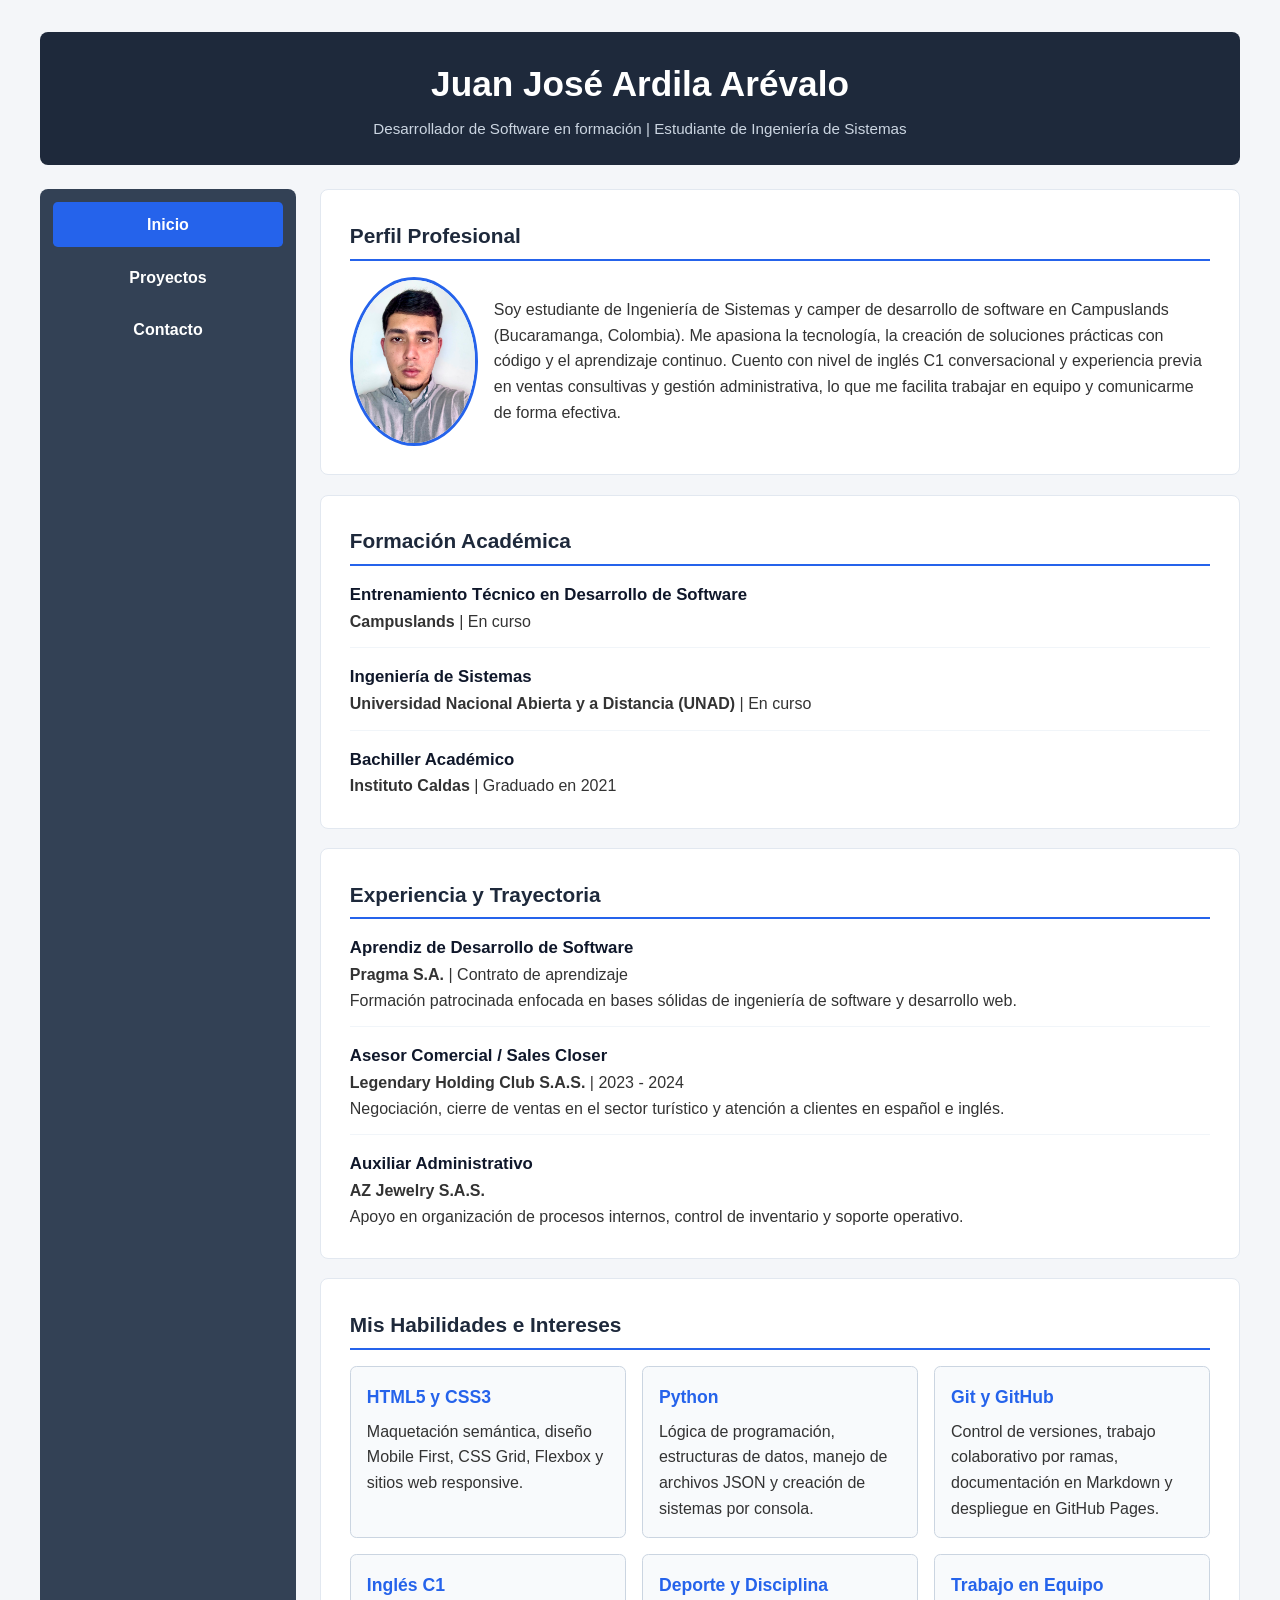
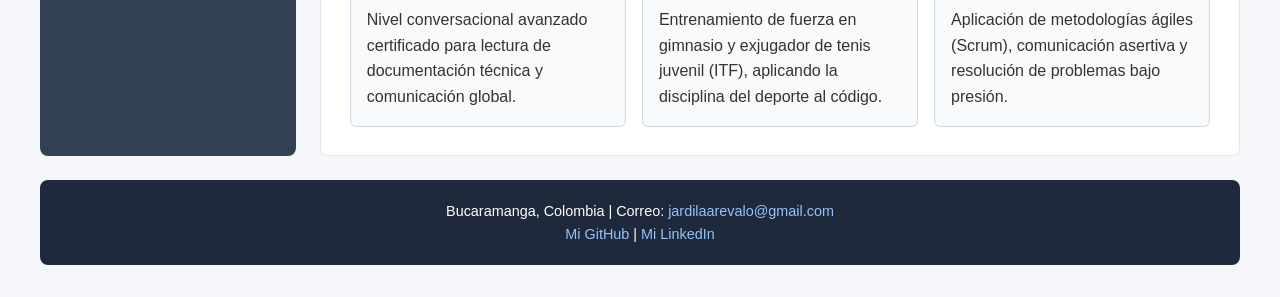
<file: index.html>
<!DOCTYPE html>
<html lang="es">
<head>
    <meta charset="UTF-8">
    <!-- R1: Etiqueta viewport para diseño responsive en dispositivos reales -->
    <meta name="viewport" content="width=device-width, initial-scale=1.0">
    <title>Hoja de Vida - Juan José Ardila</title>
    <!-- R9: Enlace al único archivo CSS con ruta relativa -->
    <link rel="stylesheet" href="styles.css">
</head>
<body>

    <div class="contenedor-grid">
        <!-- Área: cabecera -->
        <header class="cabecera">
            <h1>Juan José Ardila Arévalo</h1>
            <p class="subtitulo">Desarrollador de Software en formación | Estudiante de Ingeniería de Sistemas</p>
        </header>

        <!-- Área: menu (R8 y R9: Menú igual en todas las páginas con rutas relativas) -->
        <nav class="menu">
            <ul>
                <li><a href="index.html" class="activo">Inicio</a></li>
                <li><a href="proyectos.html">Proyectos</a></li>
                <li><a href="contacto.html">Contacto</a></li>
            </ul>
        </nav>

        <!-- Área: principal -->
        <main class="principal">
            <section class="bloque perfil">
                <h2>Perfil Profesional</h2>
                <div class="perfil-contenido">
                    <!-- R7 y R9: Imagen responsive con ruta relativa y texto alternativo (alt) -->
                    <img src="img/avatar.jpeg" alt="Avatar de Juan José Ardila" class="foto-perfil">
                    <p>
                        Soy estudiante de Ingeniería de Sistemas y camper de desarrollo de software en Campuslands (Bucaramanga, Colombia). 
                        Me apasiona la tecnología, la creación de soluciones prácticas con código y el aprendizaje continuo. 
                        Cuento con nivel de inglés C1 conversacional y experiencia previa en ventas consultivas y gestión administrativa, 
                        lo que me facilita trabajar en equipo y comunicarme de forma efectiva.
                    </p>
                </div>
            </section>

            <section class="bloque">
                <h2>Formación Académica</h2>
                <div class="item-lista">
                    <h3>Entrenamiento Técnico en Desarrollo de Software</h3>
                    <p><strong>Campuslands</strong> | En curso</p>
                </div>
                <div class="item-lista">
                    <h3>Ingeniería de Sistemas</h3>
                    <p><strong>Universidad Nacional Abierta y a Distancia (UNAD)</strong> | En curso</p>
                </div>
                <div class="item-lista">
                    <h3>Bachiller Académico</h3>
                    <p><strong>Instituto Caldas</strong> | Graduado en 2021</p>
                </div>
            </section>

            <section class="bloque">
                <h2>Experiencia y Trayectoria</h2>
                <div class="item-lista">
                    <h3>Aprendiz de Desarrollo de Software</h3>
                    <p><strong>Pragma S.A.</strong> | Contrato de aprendizaje</p>
                    <p>Formación patrocinada enfocada en bases sólidas de ingeniería de software y desarrollo web.</p>
                </div>
                <div class="item-lista">
                    <h3>Asesor Comercial / Sales Closer</h3>
                    <p><strong>Legendary Holding Club S.A.S.</strong> | 2023 - 2024</p>
                    <p>Negociación, cierre de ventas en el sector turístico y atención a clientes en español e inglés.</p>
                </div>
                <div class="item-lista">
                    <h3>Auxiliar Administrativo</h3>
                    <p><strong>AZ Jewelry S.A.S.</strong></p>
                    <p>Apoyo en organización de procesos internos, control de inventario y soporte operativo.</p>
                </div>
            </section>

            <!-- R5: Sección en tarjetas usando Grid con repeat y minmax -->
            <section class="bloque">
                <h2>Mis Habilidades e Intereses</h2>
                <div class="contenedor-tarjetas">
                    <article class="tarjeta">
                        <h3>HTML5 y CSS3</h3>
                        <p>Maquetación semántica, diseño Mobile First, CSS Grid, Flexbox y sitios web responsive.</p>
                    </article>
                    <article class="tarjeta">
                        <h3>Python</h3>
                        <p>Lógica de programación, estructuras de datos, manejo de archivos JSON y creación de sistemas por consola.</p>
                    </article>
                    <article class="tarjeta">
                        <h3>Git y GitHub</h3>
                        <p>Control de versiones, trabajo colaborativo por ramas, documentación en Markdown y despliegue en GitHub Pages.</p>
                    </article>
                    <article class="tarjeta">
                        <h3>Inglés C1</h3>
                        <p>Nivel conversacional avanzado certificado para lectura de documentación técnica y comunicación global.</p>
                    </article>
                    <article class="tarjeta">
                        <h3>Deporte y Disciplina</h3>
                        <p>Entrenamiento de fuerza en gimnasio y exjugador de tenis juvenil (ITF), aplicando la disciplina del deporte al código.</p>
                    </article>
                    <article class="tarjeta">
                        <h3>Trabajo en Equipo</h3>
                        <p>Aplicación de metodologías ágiles (Scrum), comunicación asertiva y resolución de problemas bajo presión.</p>
                    </article>
                </div>
            </section>
        </main>

        <!-- Área: pie -->
        <footer class="pie">
            <p>Bucaramanga, Colombia | Correo: <a href="mailto:jardilaarevalo@gmail.com">jardilaarevalo@gmail.com</a></p>
            <p>
                <!-- R10: Enlaces externos con target="_blank" -->
                <a href="https://github.com/JuanJArdilaA" target="_blank" rel="noopener noreferrer">Mi GitHub</a> |
                <a href="https://www.linkedin.com/in/juanjoseardilaarevalo/" target="_blank" rel="noopener noreferrer">Mi LinkedIn</a>
            </p>
        </footer>
    </div>

</body>
</html>
</file>
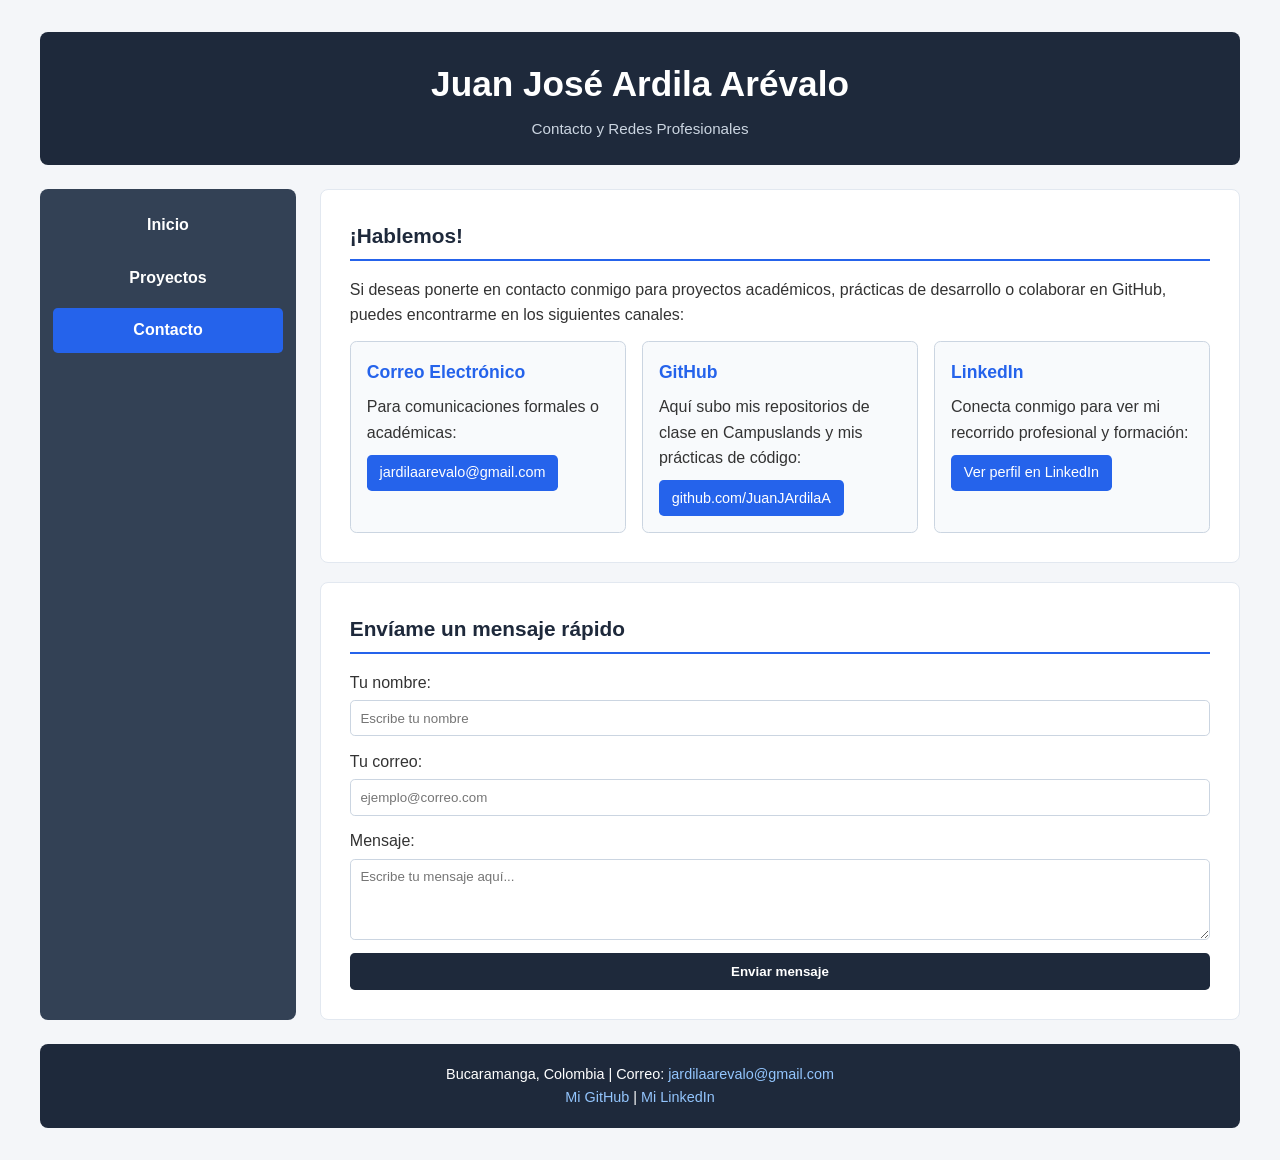
<file: contacto.html>
<!DOCTYPE html>
<html lang="es">
<head>
    <meta charset="UTF-8">
    <!-- R1: Etiqueta viewport para diseño responsive -->
    <meta name="viewport" content="width=device-width, initial-scale=1.0">
    <title>Contacto - Juan José Ardila</title>
    <!-- R9: Ruta relativa al CSS -->
    <link rel="stylesheet" href="styles.css">
</head>
<body>

    <div class="contenedor-grid">
        <header class="cabecera">
            <h1>Juan José Ardila Arévalo</h1>
            <p class="subtitulo">Contacto y Redes Profesionales</p>
        </header>

        <!-- R8 y R9: Mismo menú de navegación con rutas relativas -->
        <nav class="menu">
            <ul>
                <li><a href="index.html">Inicio</a></li>
                <li><a href="proyectos.html">Proyectos</a></li>
                <li><a href="contacto.html" class="activo">Contacto</a></li>
            </ul>
        </nav>

        <main class="principal">
            <section class="bloque">
                <h2>¡Hablemos!</h2>
                <p>Si deseas ponerte en contacto conmigo para proyectos académicos, prácticas de desarrollo o colaborar en GitHub, puedes encontrarme en los siguientes canales:</p>

                <!-- R5: Tarjetas para los canales de contacto -->
                <div class="contenedor-tarjetas">
                    <article class="tarjeta">
                        <h3>Correo Electrónico</h3>
                        <p>Para comunicaciones formales o académicas:</p>
                        <p><a href="mailto:jardilaarevalo@gmail.com" class="boton-link">jardilaarevalo@gmail.com</a></p>
                    </article>

                    <article class="tarjeta">
                        <h3>GitHub</h3>
                        <p>Aquí subo mis repositorios de clase en Campuslands y mis prácticas de código:</p>
                        <!-- R10: Enlace externo con target="_blank" -->
                        <p><a href="https://github.com/JuanJArdilaA" target="_blank" rel="noopener noreferrer" class="boton-link">github.com/JuanJArdilaA</a></p>
                    </article>

                    <article class="tarjeta">
                        <h3>LinkedIn</h3>
                        <p>Conecta conmigo para ver mi recorrido profesional y formación:</p>
                        <!-- R10: Enlace externo con target="_blank" -->
                        <p><a href="https://www.linkedin.com/in/juanjoseardilaarevalo/" target="_blank" rel="noopener noreferrer" class="boton-link">Ver perfil en LinkedIn</a></p>
                    </article>
                </div>
            </section>

            <section class="bloque">
                <h2>Envíame un mensaje rápido</h2>
                <form action="#" method="get" class="formulario">
                    <div class="campo">
                        <label for="nombre">Tu nombre:</label>
                        <input type="text" id="nombre" name="nombre" placeholder="Escribe tu nombre" required>
                    </div>
                    <div class="campo">
                        <label for="correo">Tu correo:</label>
                        <input type="email" id="correo" name="correo" placeholder="ejemplo@correo.com" required>
                    </div>
                    <div class="campo">
                        <label for="mensaje">Mensaje:</label>
                        <textarea id="mensaje" name="mensaje" rows="4" placeholder="Escribe tu mensaje aquí..." required></textarea>
                    </div>
                    <button type="submit" class="boton-enviar">Enviar mensaje</button>
                </form>
            </section>
        </main>

        <footer class="pie">
            <p>Bucaramanga, Colombia | Correo: <a href="mailto:jardilaarevalo@gmail.com">jardilaarevalo@gmail.com</a></p>
            <p>
                <!-- R10: Enlaces externos con target="_blank" -->
                <a href="https://github.com/JuanJArdilaA" target="_blank" rel="noopener noreferrer">Mi GitHub</a> |
                <a href="https://www.linkedin.com/in/juanjoseardilaarevalo/" target="_blank" rel="noopener noreferrer">Mi LinkedIn</a>
            </p>
        </footer>
    </div>

</body>
</html>
</file>
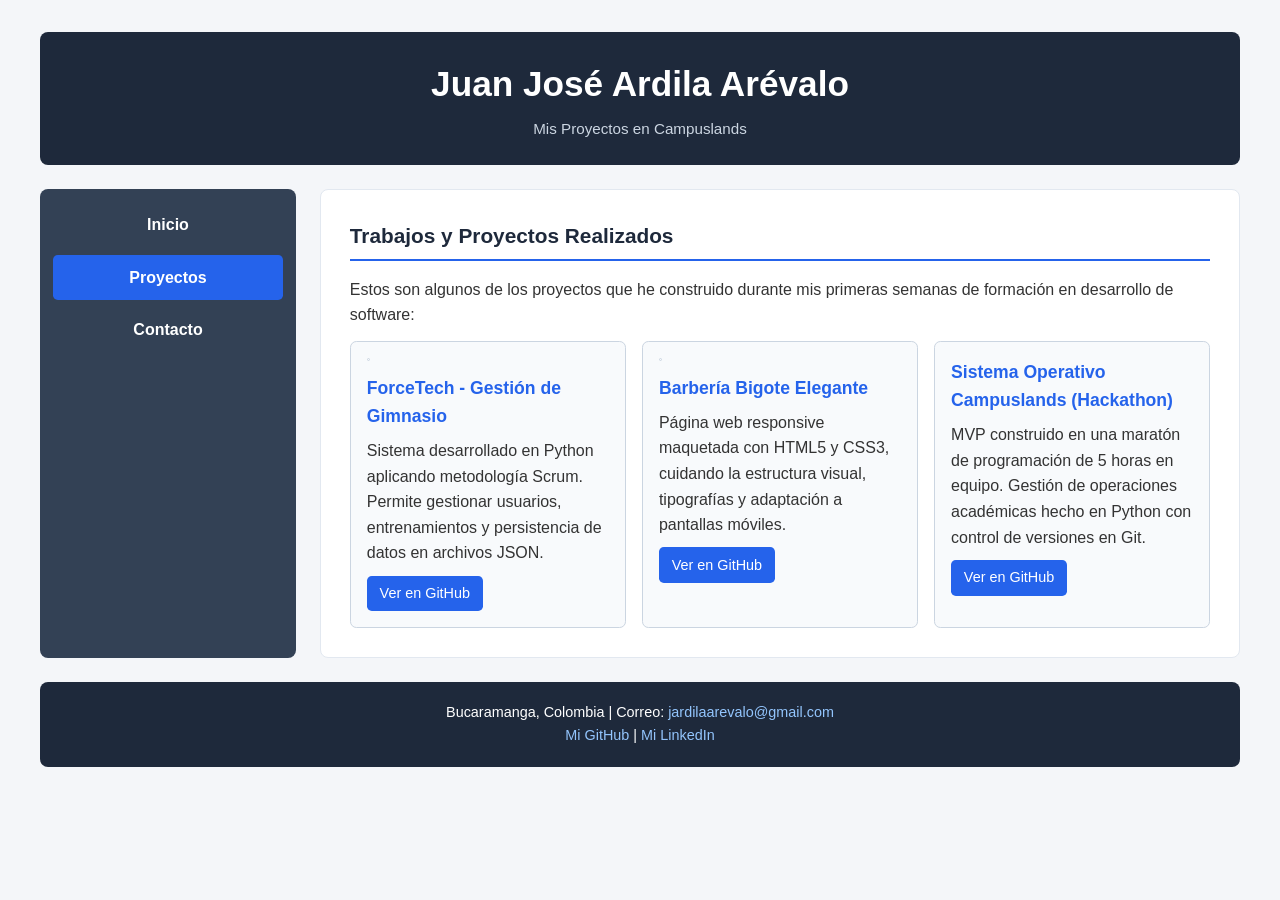
<file: proyectos.html>
<!DOCTYPE html>
<html lang="es">
<head>
    <meta charset="UTF-8">
    <!-- R1: Etiqueta viewport para diseño responsive -->
    <meta name="viewport" content="width=device-width, initial-scale=1.0">
    <title>Proyectos - Juan José Ardila</title>
    <!-- R9: Ruta relativa al CSS -->
    <link rel="stylesheet" href="styles.css">
</head>
<body>

    <div class="contenedor-grid">
        <header class="cabecera">
            <h1>Juan José Ardila Arévalo</h1>
            <p class="subtitulo">Mis Proyectos en Campuslands</p>
        </header>

        <!-- R8 y R9: Mismo menú de navegación con rutas relativas -->
        <nav class="menu">
            <ul>
                <li><a href="index.html">Inicio</a></li>
                <li><a href="proyectos.html" class="activo">Proyectos</a></li>
                <li><a href="contacto.html">Contacto</a></li>
            </ul>
        </nav>

        <main class="principal">
            <section class="bloque">
                <h2>Trabajos y Proyectos Realizados</h2>
                <p>Estos son algunos de los proyectos que he construido durante mis primeras semanas de formación en desarrollo de software:</p>

                <!-- R5: Tarjetas automáticas con repeat(auto-fit, minmax(...)) -->
                <div class="contenedor-tarjetas">
                    <article class="tarjeta">
                        <!-- R7 y R9: Imagen con max-width: 100%, ruta relativa y alt -->
                        <img src="img/proyecto1.png" alt="Captura del proyecto ForceTech en Python" class="img-proyecto">
                        <h3>ForceTech - Gestión de Gimnasio</h3>
                        <p>Sistema desarrollado en Python aplicando metodología Scrum. Permite gestionar usuarios, entrenamientos y persistencia de datos en archivos JSON.</p>
                        <!-- R10: Enlace externo en nueva pestaña -->
                        <p><a href="https://github.com/JuanJArdilaA" target="_blank" rel="noopener noreferrer" class="boton-link">Ver en GitHub</a></p>
                    </article>

                    <article class="tarjeta">
                        <img src="img/proyecto2.png" alt="Captura del sitio web Barbería Bigote Elegante" class="img-proyecto">
                        <h3>Barbería Bigote Elegante</h3>
                        <p>Página web responsive maquetada con HTML5 y CSS3, cuidando la estructura visual, tipografías y adaptación a pantallas móviles.</p>
                        <p><a href="https://github.com/JuanJArdilaA" target="_blank" rel="noopener noreferrer" class="boton-link">Ver en GitHub</a></p>
                    </article>

                    <article class="tarjeta">
                        <h3>Sistema Operativo Campuslands (Hackathon)</h3>
                        <p>MVP construido en una maratón de programación de 5 horas en equipo. Gestión de operaciones académicas hecho en Python con control de versiones en Git.</p>
                        <p><a href="https://github.com/JuanJArdilaA" target="_blank" rel="noopener noreferrer" class="boton-link">Ver en GitHub</a></p>
                    </article>
                </div>
            </section>
        </main>

        <footer class="pie">
            <p>Bucaramanga, Colombia | Correo: <a href="mailto:jardilaarevalo@gmail.com">jardilaarevalo@gmail.com</a></p>
            <p>
                <!-- R10: Enlaces externos con target="_blank" -->
                <a href="https://github.com/JuanJArdilaA" target="_blank" rel="noopener noreferrer">Mi GitHub</a> |
                <a href="https://www.linkedin.com/in/juanjoseardilaarevalo/" target="_blank" rel="noopener noreferrer">Mi LinkedIn</a>
            </p>
        </footer>
    </div>

</body>
</html>
</file>
<file: styles.css>
/* =========================================================
   HOJA DE ESTILOS - JUAN JOSÉ ARDILA
   Nota: R1, R8, R9, R10 y R11 se encuentran aplicados y 
   comentados directamente en los archivos HTML.
   ========================================================= */

/* Reinicio básico de márgenes */
* {
    box-sizing: border-box;
    margin: 0;
    padding: 0;
}

/* R2: Diseño Mobile First (El CSS base está pensado para pantallas de celular) */
body {
    font-family: Arial, Helvetica, sans-serif;
    line-height: 1.6;
    background-color: #f4f6f9;
    color: #333333;
    padding: 0.5rem;
}

/* R6: Contenedor con ancho máximo (max-width), centrado y con unidades relativas (rem, %) */
/* R4: Estructura principal usando grid-template-areas (En celular: 1 sola columna) */
.contenedor-grid {
    max-width: 75rem; /* Equivalente a 1200px aprox */
    width: 100%;
    margin: 0 auto;
    display: grid;
    grid-template-columns: 1fr;
    grid-template-areas:
        "cabecera"
        "menu"
        "principal"
        "pie";
    gap: 1rem;
}

/* Asignación de nombres para grid-template-areas (R4) */
.cabecera {
    grid-area: cabecera;
    background-color: #1e293b;
    color: #ffffff;
    padding: 1.5rem;
    text-align: center;
    border-radius: 0.5rem;
}

.cabecera h1 {
    font-size: 1.6rem;
    margin-bottom: 0.3rem;
}

.subtitulo {
    font-size: 0.95rem;
    color: #cbd5e1;
}

/* R8: Estilos del menú de navegación igual en todas las páginas */
.menu {
    grid-area: menu;
    background-color: #334155;
    padding: 0.8rem;
    border-radius: 0.5rem;
}

.menu ul {
    list-style: none;
    display: flex;
    flex-direction: column;
    gap: 0.5rem;
    text-align: center;
}

.menu a {
    display: block;
    color: #ffffff;
    text-decoration: none;
    padding: 0.6rem;
    border-radius: 0.3rem;
    font-weight: bold;
}

.menu a:hover,
.menu a.activo {
    background-color: #2563eb;
}

/* Área de contenido principal */
.principal {
    grid-area: principal;
    display: flex;
    flex-direction: column;
    gap: 1.2rem;
}

.bloque {
    background-color: #ffffff;
    padding: 1.2rem;
    border-radius: 0.5rem;
    border: 1px solid #e2e8f0;
}

.bloque h2 {
    color: #1e293b;
    border-bottom: 2px solid #2563eb;
    padding-bottom: 0.4rem;
    margin-bottom: 1rem;
    font-size: 1.3rem;
}

/* Sección de perfil */
.perfil-contenido {
    display: flex;
    flex-direction: column;
    align-items: center;
    gap: 1rem;
}

/* R7: Las imágenes no se desbordan en el celular (max-width: 100%) */
img {
    max-width: 100%;
    height: auto;
    display: block;
}

.foto-perfil {
    width: 8rem;
    border-radius: 50%;
    border: 3px solid #2563eb;
}

.img-proyecto {
    border-radius: 0.3rem;
    margin-bottom: 0.8rem;
    border: 1px solid #cbd5e1;
}

.item-lista {
    margin-bottom: 1rem;
    padding-bottom: 0.8rem;
    border-bottom: 1px solid #f1f5f9;
}

.item-lista:last-child {
    margin-bottom: 0;
    padding-bottom: 0;
    border-bottom: none;
}

.item-lista h3 {
    font-size: 1.05rem;
    color: #0f172a;
}

/* R5: Sección en tarjetas con repeat(auto-fit, minmax(...)) */
.contenedor-tarjetas {
    display: grid;
    grid-template-columns: repeat(auto-fit, minmax(14rem, 1fr));
    gap: 1rem;
    margin-top: 0.8rem;
}

.tarjeta {
    background-color: #f8fafc;
    border: 1px solid #cbd5e1;
    border-radius: 0.4rem;
    padding: 1rem;
}

.tarjeta h3 {
    color: #2563eb;
    margin-bottom: 0.5rem;
    font-size: 1.1rem;
}

.boton-link {
    display: inline-block;
    margin-top: 0.6rem;
    background-color: #2563eb;
    color: #ffffff;
    padding: 0.4rem 0.8rem;
    border-radius: 0.3rem;
    text-decoration: none;
    font-size: 0.9rem;
}

.boton-link:hover {
    background-color: #1d4ed8;
}

/* Estilos sencillos para el formulario de contacto */
.formulario {
    display: flex;
    flex-direction: column;
    gap: 0.8rem;
}

.campo {
    display: flex;
    flex-direction: column;
    gap: 0.3rem;
}

.campo input,
.campo textarea {
    width: 100%;
    padding: 0.6rem;
    border: 1px solid #cbd5e1;
    border-radius: 0.3rem;
    font-family: inherit;
}

.boton-enviar {
    background-color: #1e293b;
    color: #ffffff;
    border: none;
    padding: 0.7rem 1.2rem;
    border-radius: 0.3rem;
    cursor: pointer;
    font-weight: bold;
}

.boton-enviar:hover {
    background-color: #2563eb;
}

/* Área: pie de página */
.pie {
    grid-area: pie;
    background-color: #1e293b;
    color: #ffffff;
    text-align: center;
    padding: 1.2rem;
    border-radius: 0.5rem;
    font-size: 0.9rem;
}

.pie a {
    color: #93c5fd;
    text-decoration: none;
}

.pie a:hover {
    text-decoration: underline;
}

/* =========================================================
   R2 y R3: MEDIA QUERIES AL FINAL (De menor a mayor)
   Al menos 2 breakpoints visibles: 600px y 1024px
   ========================================================= */

/* R3 - Primer Breakpoint: Desde 600px (Tablets y pantallas medianas) */
@media (min-width: 600px) {
    body {
        padding: 1rem;
    }

    /* R4: El diseño cambia de 1 columna a 2 columnas (menú a la izquierda) */
    .contenedor-grid {
        grid-template-columns: 12rem 1fr;
        grid-template-areas:
            "cabecera cabecera"
            "menu     principal"
            "pie      pie";
    }

    .perfil-contenido {
        flex-direction: row;
        text-align: left;
    }
}

/* R3 - Segundo Breakpoint: Desde 1024px (Computadores de escritorio) */
@media (min-width: 1024px) {
    body {
        padding: 2rem;
    }

    /* R4: El menú lateral se amplía y el espacio general crece */
    .contenedor-grid {
        grid-template-columns: 16rem 1fr;
        gap: 1.5rem;
    }

    .cabecera h1 {
        font-size: 2.2rem;
    }

    .bloque {
        padding: 1.8rem;
    }
}
</file>
